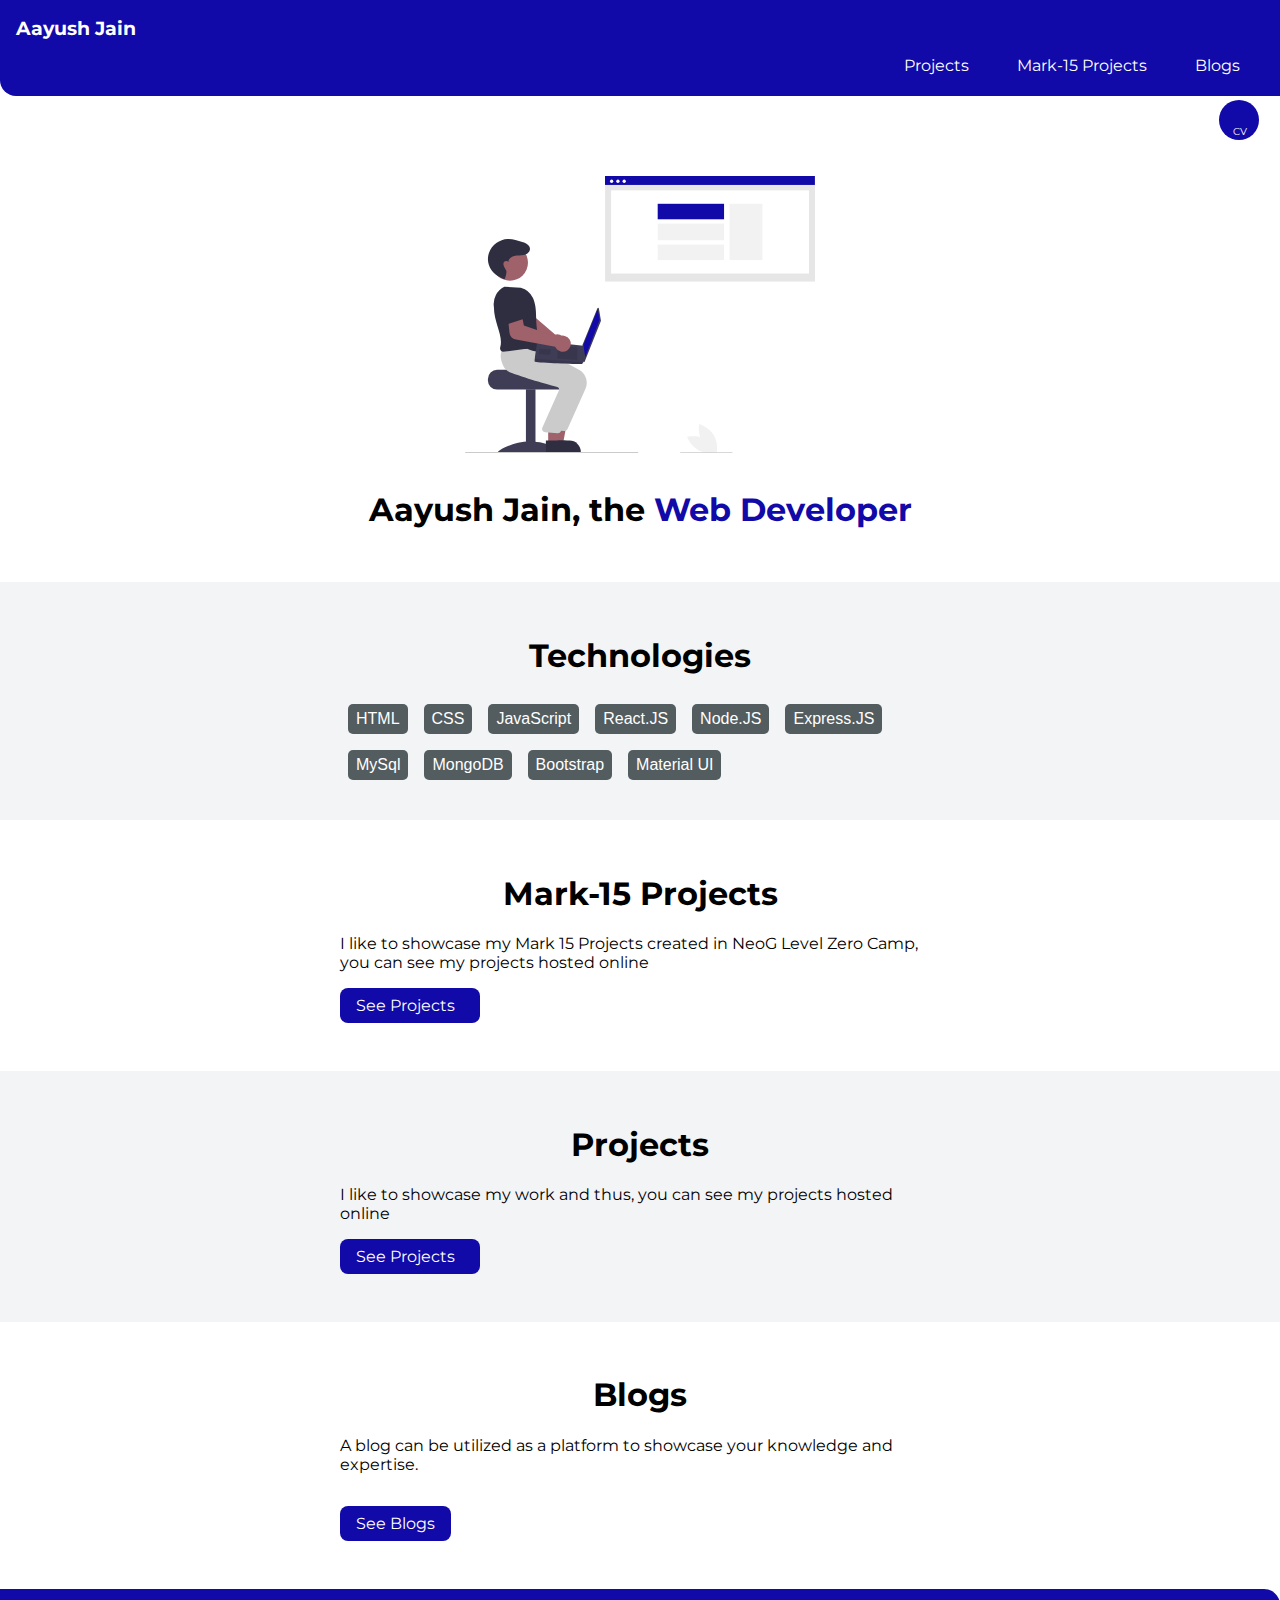
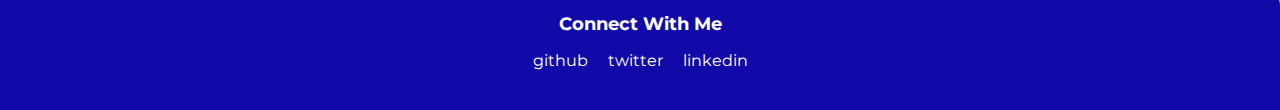
<file: index.html>
<!DOCTYPE html>
<html lang="en">

<head>
    <meta charset="UTF-8">
    <meta http-equiv="X-UA-Compatible" content="IE=edge">
    <meta name="viewport" content="width=device-width, initial-scale=1.0">
    <title>Aayush Jain</title>
    <!-- CSSv file link -->
    <link rel="stylesheet" href="style.css">

    <!-- /fontawsome -->
    <link rel="stylesheet" href="https://cdnjs.cloudflare.com/ajax/libs/font-awesome/5.15.3/css/all.min.css"
        integrity="sha512-iBBXm8fW90+nuLcSKlbmrPcLa0OT92xO1BIsZ+ywDWZCvqsWgccV3gFoRBv0z+8dLJgyAHIhR35VZc2oM/gI1w=="
        crossorigin="anonymous" />
    <!-- googlefont -->

</head>

<body>
    <nav class="navigation container">
        <div class="nav-brand"><a href="/">Aayush Jain</a></div>
        <ul class="list-non-bullet nav-pills">
            <li class="list-item-inline">
                <a class="link" href="project.html">Projects</a>
            </li>
            <li class="list-item-inline">
                <a class="link" href="/mark15.html">Mark-15 Projects</a>
            </li>
            <li class="list-item-inline">
                <a class="link" href="/blogs.html">Blogs</a>
            </li>
        </ul>
       <div class="resume_download"><a href="/Aayush_jain_2021.pdf"><i class="fas fa-file-download" style="padding: 0.3rem;"></i></a></div>
    </nav>

    <header class="hero">
        <img class="hero-img" src="image/heading1.svg" />
        <h1 class="hero-heading">Aayush Jain, the <span class="heading-inverted"> Web Developer</span></h1>
    </header>

    <section class="section ow">
        <div class="container container-center">
            <h1>Technologies</h1>
            <div class="skill_container">
                <button class="btn"> HTML</button>
                <button class="btn"> CSS</button>
                <button class="btn"> JavaScript</button>
                <button class="btn">React.JS</button>
                <button class="btn">Node.JS</button>
                <button class="btn">Express.JS</button>
                <button class="btn">MySql</button>
                <button class="btn">MongoDB</button>
                <button class="btn">Bootstrap</button>
                <button class="btn">Material UI</button>
            </div>
        </div>
    </section>
        <section class="section ">
        <div class="container container-center">
            <h1>Mark-15 Projects</h1>
            <p>I like to showcase my Mark 15 Projects created in NeoG Level Zero Camp, you can see my projects hosted online</p>
            <a class="link link-primary" href="/mark15.html">See Projects</a>
        </div>
    </section>

    <section class="section ow">
        <div class="container container-center">
            <h1>Projects</h1>
            <p>I like to showcase my work and thus, you can see my projects hosted online</p>
            <a class="link link-primary" href="/project.html">See Projects</a>
        </div>
    </section>
    <section class="section ">
        <div class="container container-center">
            <h1>Blogs</h1>
            <p>A blog can be utilized as a platform to showcase your knowledge and expertise.</p>
            <div class="skill_container">
                <a class="link link-primary" href="/blogs.html">See Blogs</a>
            </div>
        </div>
    </section>

    <footer class="footer">
        <div class="footer-header">Connect With Me</div>
        <ul class="social-links list-non-bullet">
            <li class="list-item-inline">
                <a class="link" href="https://github.com/Aayushjain-code" target="_blank">
                    <i class="fab fa-github"></i> github
                </a>
            </li>
            <li class="list-item-inline">
                <a class="link" href="https://twitter.com/the_aayush_jain" target="_blank">
                    <i class="fab fa-twitter"></i> twitter
                </a>
            </li>
            <li class="list-item-inline">
                <a class="link" href="https://www.linkedin.com/in/aayush-jain-code/" target="_blank">
                    <i class="fab fa-linkedin"></i> linkedin
                </a>
            </li>

        </ul>
    </footer>


</body>

</html>
</file>
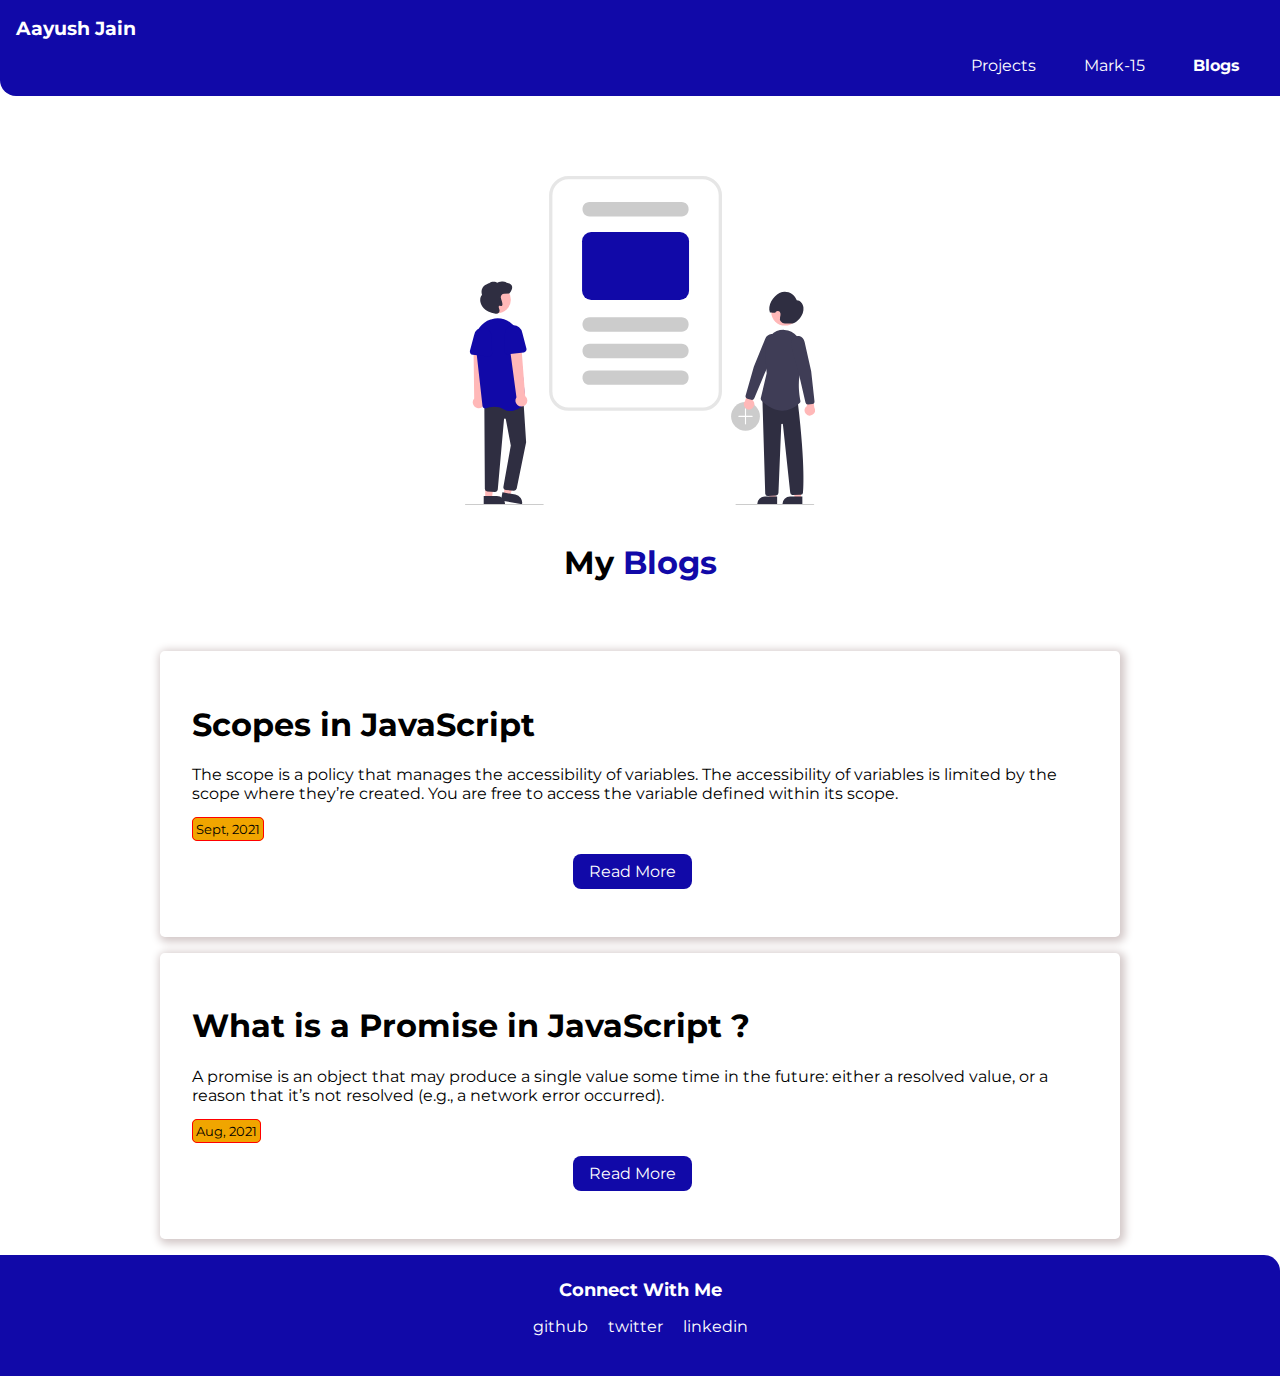
<file: blogs.html>
<!DOCTYPE html>
<html lang="en">

<head>
    <meta charset="UTF-8">
    <meta http-equiv="X-UA-Compatible" content="IE=edge">
    <meta name="viewport" content="width=device-width, initial-scale=1.0">
    <title>Aayush Jain</title>
    <link rel="stylesheet" href="style.css">

    <link rel="stylesheet" href="https://cdnjs.cloudflare.com/ajax/libs/font-awesome/5.15.3/css/all.min.css"
    integrity="sha512-iBBXm8fW90+nuLcSKlbmrPcLa0OT92xO1BIsZ+ywDWZCvqsWgccV3gFoRBv0z+8dLJgyAHIhR35VZc2oM/gI1w=="
    crossorigin="anonymous" />

</head>

<body>
    <nav class="navigation container">
        <div class="nav-brand"><a href="/">Aayush Jain</a></div>
        <ul class="list-non-bullet nav-pills">
            <li class="list-item-inline">
                <a class="link" href="/project.html">Projects</a>
            </li>
            <li class="list-item-inline">
                <a class="link" href="/mark15.html">Mark-15</a>
            </li>
            <li class="list-item-inline">
                <a class="link link-active" href="/blogs.html">Blogs</a>
            </li>
        </ul>
    </nav>
    <header class="hero">
        <img class="hero-img" src="image/heading2.svg" />
        <h1 class="hero-heading"> My <span class="heading-inverted"> Blogs</span></h1>
    </header>
    <!-- <header class="hero">
        <h1 class="hero-heading"> My <span class="heading-inverted"> Blogs</span></h1>
    </header> -->

    <ul class="list-non-bullet">
        <li>
            <article class="showcase-list container ">
                <h1>Scopes in JavaScript</h1>
                <p>The scope is a policy that manages the accessibility of variables. The accessibility of variables is limited by the
                scope where they’re created. You are free to access the variable defined within its scope.</p>
            <small>Sept, 2021</small>        
            <div class="btn_container">
                <a class="link link-primary" href="https://dev.to/aayushjaincode/scopes-in-javascript-49fi">Read More</a>
            </div>
            </article>
            
        </li>
        <li>
            <article class="showcase-list container ">
                <h1>What is a Promise in JavaScript ?</h1>
                <p>A promise is an object that may produce a single value some time in the future: either a resolved value, or a reason
                that it’s not resolved (e.g., a network error occurred).</p>
            <small>Aug, 2021</small>
            <div class="btn_container">
                <a class="link link-primary" href="https://dev.to/aayushjaincode/what-is-a-promise-javascript-14lb">Read More</a>
            </div>
            </article>
            
        </li>

    </ul>

    <footer class="footer">
        <div class="footer-header">Connect With Me</div>
        <ul class="social-links list-non-bullet">
            <li class="list-item-inline">
                <a class="link" href="https://github.com/Aayushjain-code">
                    <i class="fab fa-github"></i> github
                </a>
            </li>
            <li class="list-item-inline">
                <a class="link" href="https://twitter.com/the_aayush_jain">
                    <i class="fab fa-twitter"></i> twitter
                </a>
            </li>
            <li class="list-item-inline">
                <a class="link" href="https://www.linkedin.com/in/aayush-jain-code/">
                    <i class="fab fa-linkedin"></i> linkedin
                </a>
            </li>

        </ul>
    </footer>


</body>

</html>
</file>
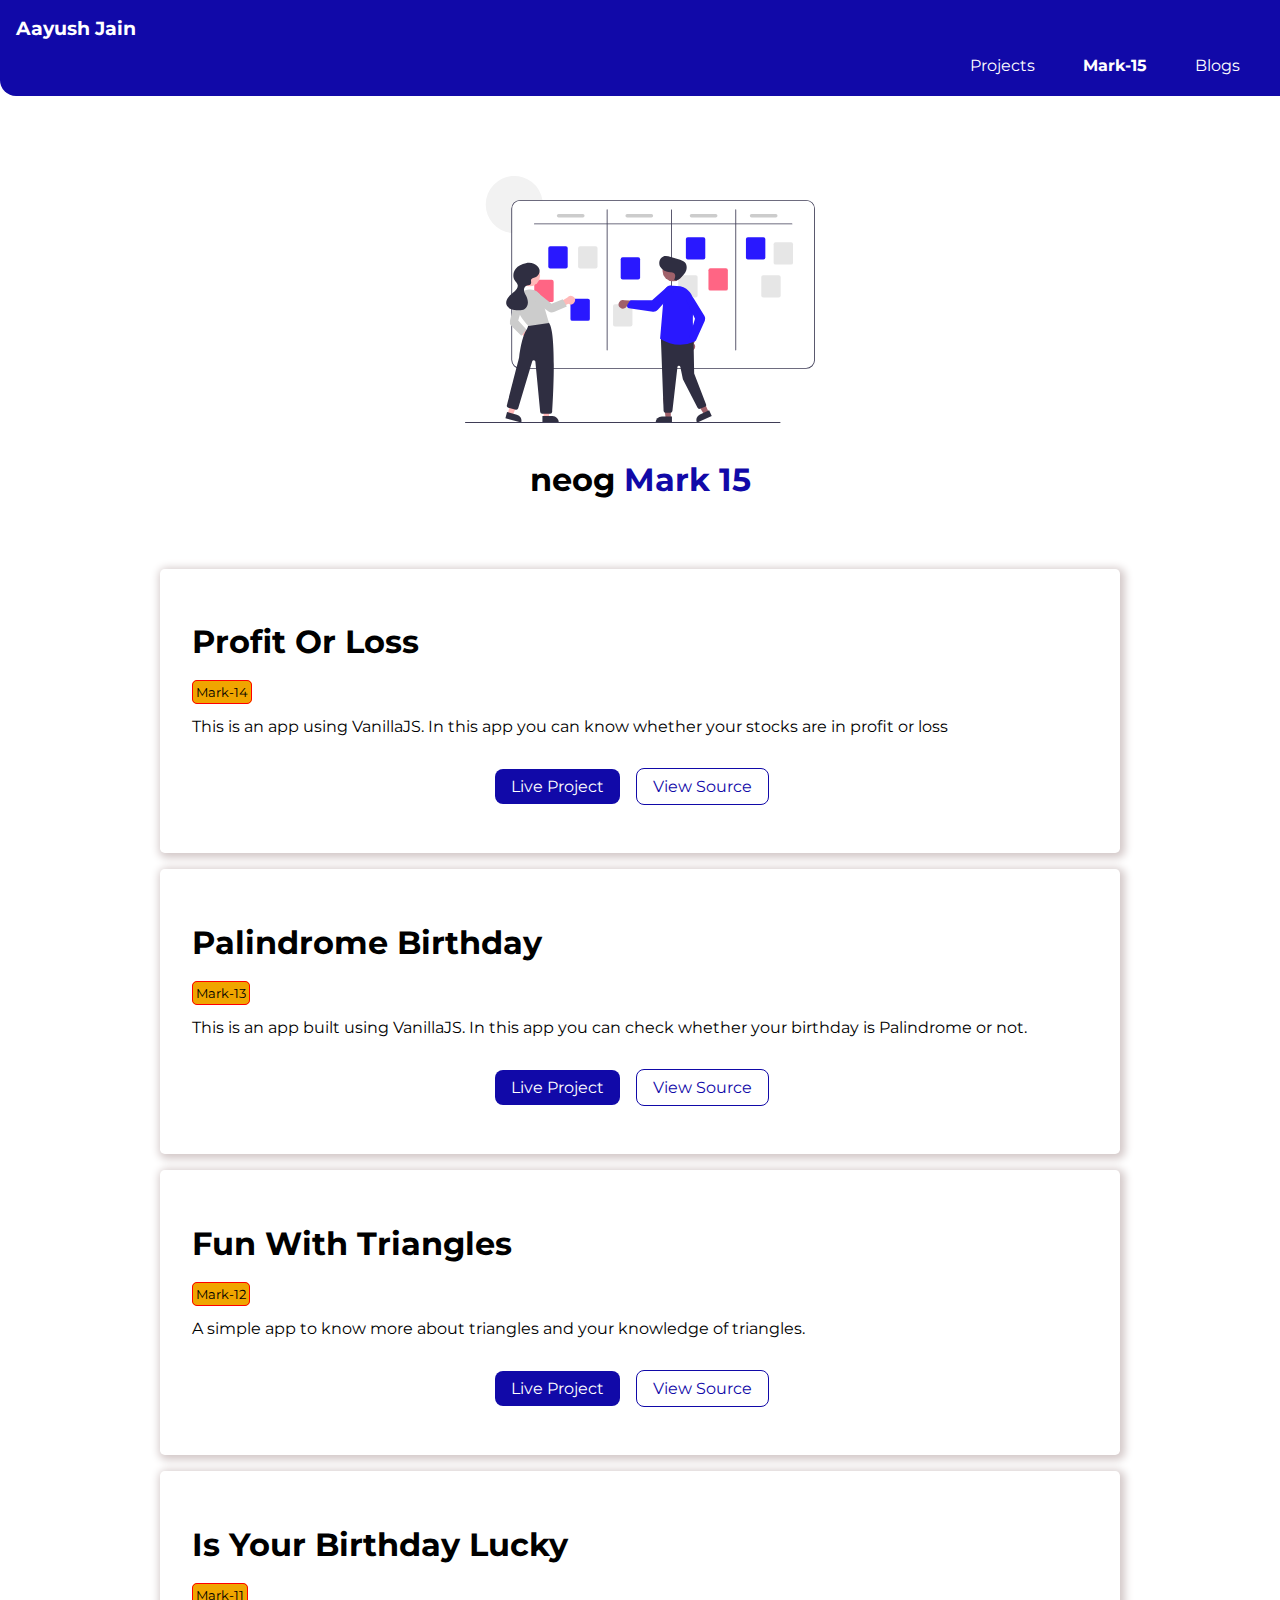
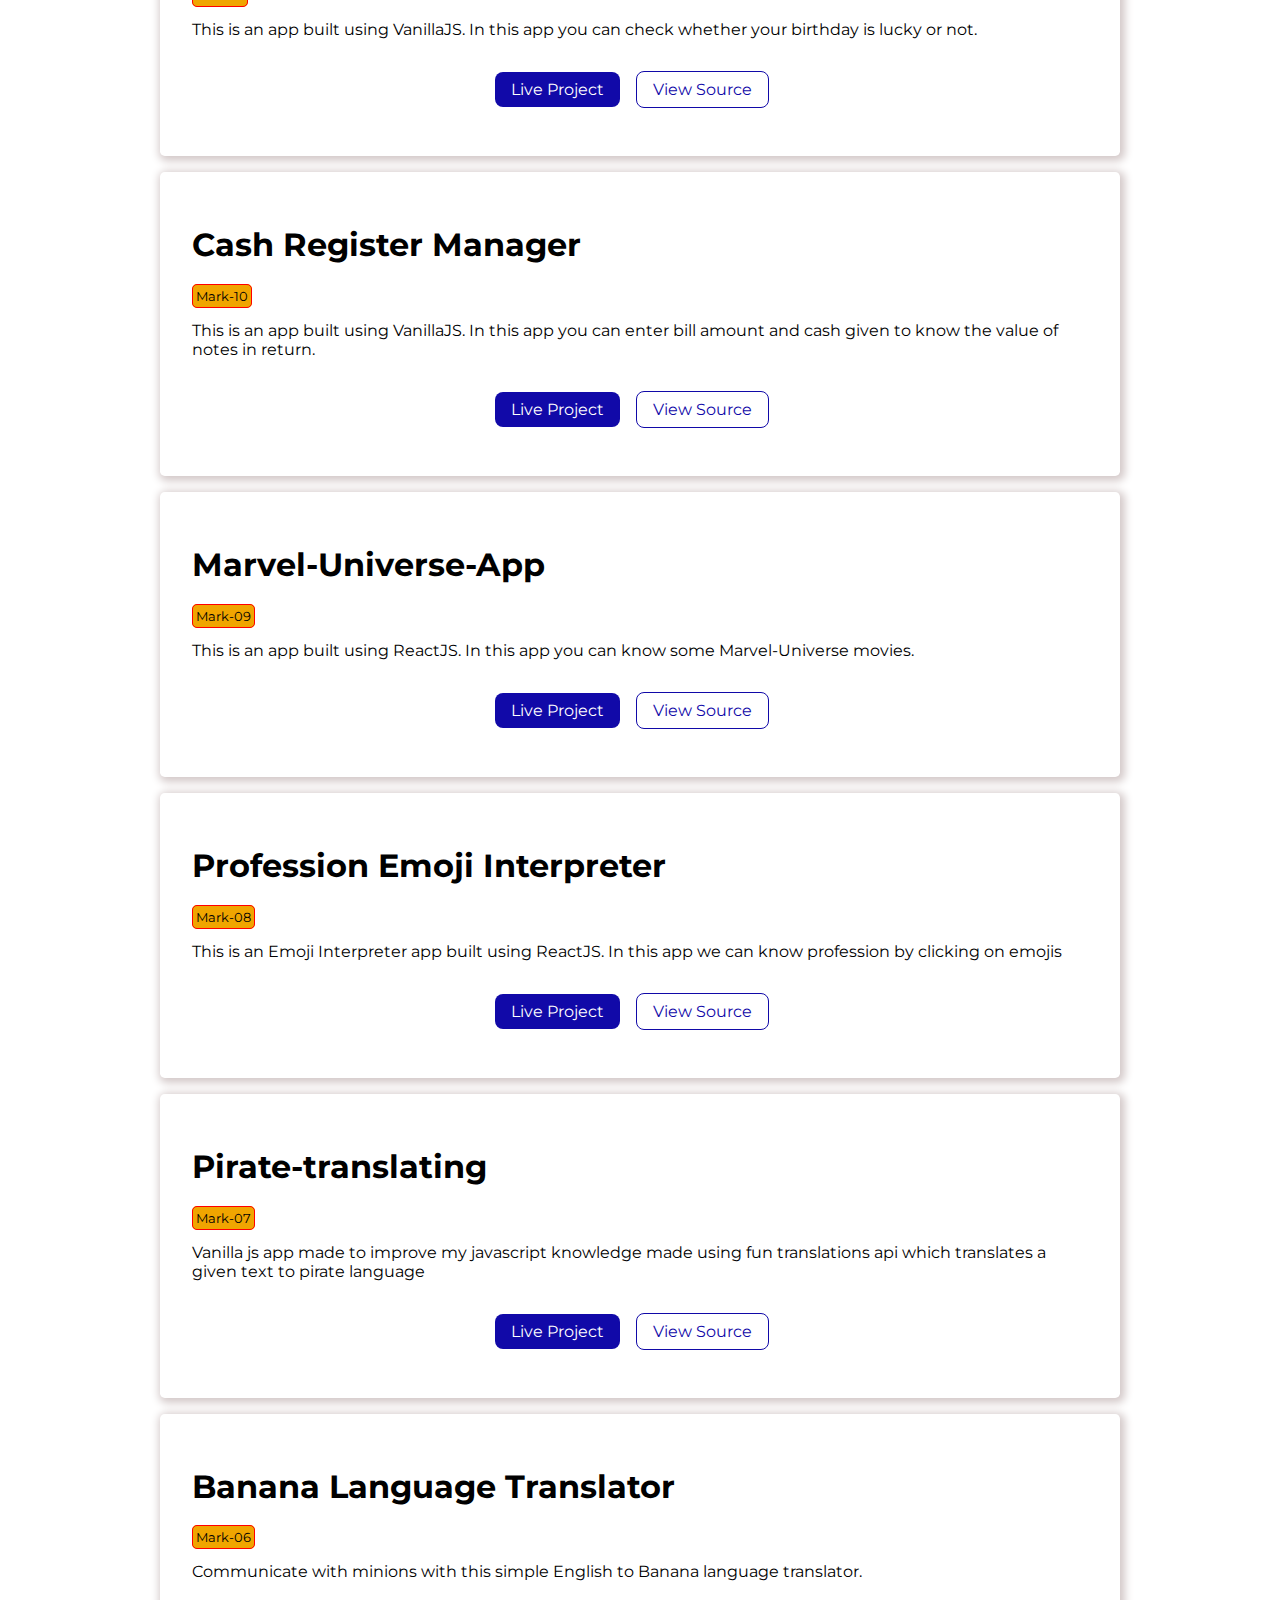
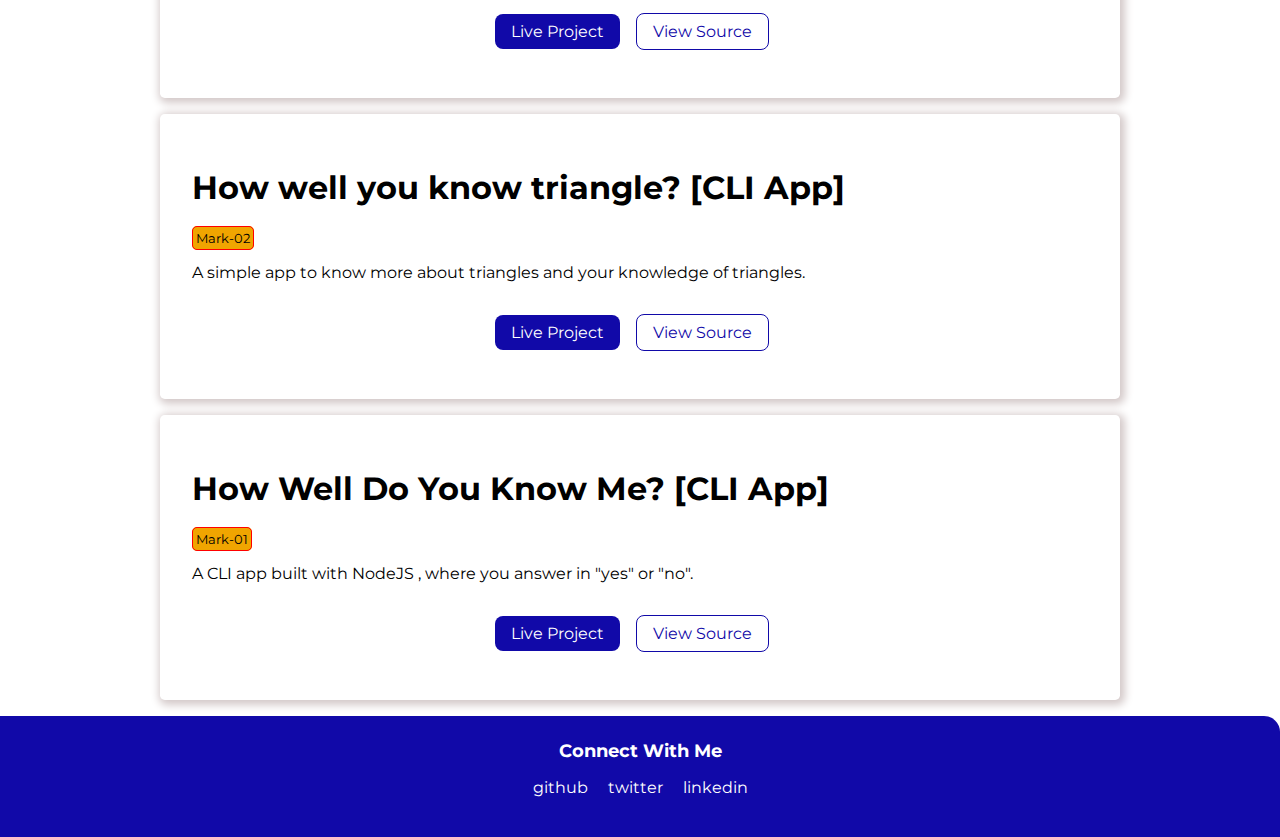
<file: mark15.html>
<!DOCTYPE html>
<html lang="en">

<head>
    <meta charset="UTF-8">
    <meta http-equiv="X-UA-Compatible" content="IE=edge">
    <meta name="viewport" content="width=device-width, initial-scale=1.0">
    <title>Aayush Jain</title>
    <!-- CSSv file link -->
    <link rel="stylesheet" href="style.css">

    <link rel="stylesheet" href="https://cdnjs.cloudflare.com/ajax/libs/font-awesome/5.15.3/css/all.min.css"
        integrity="sha512-iBBXm8fW90+nuLcSKlbmrPcLa0OT92xO1BIsZ+ywDWZCvqsWgccV3gFoRBv0z+8dLJgyAHIhR35VZc2oM/gI1w=="
        crossorigin="anonymous" />


</head>

<body>
    <nav class="navigation container">
        <div class="nav-brand"><a href="/">Aayush Jain</a></div>
        <ul class="list-non-bullet nav-pills">
            <li class="list-item-inline">
                <a class="link " href="/project.html">Projects</a>
            </li>
            <li class="list-item-inline">
                <a class="link link-active" href="/mark15.html">Mark-15</a>
            </li>
            <li class="list-item-inline">
                <a class="link" href="/blogs.html">Blogs</a>
            </li>
        </ul>
    </nav>
    <header class="hero">
        <img class="hero-img" src="image/undraw_Scrum_board_re_wk7v.svg" />
        <h1 class="hero-heading">neog <span class="heading-inverted">Mark 15</span></h1>
    </header>


    <ul class="list-non-bullet">
        
              <li>
                <article class="showcase-list container ">
                    <h1>Profit Or Loss</h1>
                    <small>Mark-14</small>
                    <p>This is an app using VanillaJS. In this app you can know whether your stocks are in profit or loss</p>
                    <div class="btn_container">
                        <a class="link link-primary" href="https://profit-loss-mark15.netlify.app/" target="_blank">Live Project</a>
                        <a class="link link-secondary" href="https://github.com/Aayushjain-code/profit-lossofstock" target="_blank">View
                            Source</a>
                    </div>
                </article>
            </li>

        
        
             <li>
                <article class="showcase-list container ">
                    <h1>Palindrome Birthday</h1>
                    <small>Mark-13</small>
                    <p>This is an app built using VanillaJS. In this app you can check whether your birthday is Palindrome or not.</p>
                    <div class="btn_container">
                        <a class="link link-primary"
                            href="https://is-your-birthday-a-pallindrome.netlify.app/" target="_blank">Live Project</a>
                        <a class="link link-secondary"
                            href="https://github.com/Aayushjain-code/Is-Your-Birthday-a-Palindrome" target="_blank">View Source</a>
                    </div>
                </article>
            </li>
        
        
         <li>
            <article class="showcase-list container ">
                <h1>Fun With Triangles</h1>
                <small>Mark-12</small>
                <p>A simple app to know more about triangles and your knowledge of triangles.</p>
                <div class="btn_container">
                    <a class="link link-primary" href="https://fun-with-triangles-mark15.netlify.app/" target="_blank">Live Project</a>
                    <a class="link link-secondary" href="https://github.com/Aayushjain-code/Funwithtriangle" target="_blank">View
                        Source</a>
                </div>
            </article>

        </li>
       
        
         <li>
            <article class="showcase-list container ">
                <h1>Is Your Birthday Lucky</h1>
                <small>Mark-11</small>
                <p>This is an app built using VanillaJS. In this app you can check whether your birthday is lucky or not.</p>
                <div class="btn_container">
                    <a class="link link-primary" href="https://is-your-birthday-lucky-mark15.netlify.app/" target="_blank" >Live Project</a>
                    <a class="link link-secondary" href="https://github.com/Aayushjain-code/Is-your-Birthday-Lucky-"target="_blank" >View
                        Source</a>
                </div>
            </article>
        </li>

        
        <li>
            <article class="showcase-list container ">
                <h1>Cash Register Manager</h1>
                <small>Mark-10</small>
                <p>This is an app built using VanillaJS. In this app you can enter bill amount and cash given to know the value of notes in
                return.</p>
                <div class="btn_container">
                    <a class="link link-primary" href="https://cash-register-mark15.netlify.app/" target="_blank" >Live Project</a>
                    <a class="link link-secondary" href="https://github.com/Aayushjain-code/Cash-register" target="_blank" >View
                        Source</a>
                </div>
            </article>
        
        </li>


        
        
        <li>
            <article class="showcase-list container ">
                <h1>Marvel-Universe-App</h1>
                <small>Mark-09</small>
                <p>This is an app built using ReactJS. In this app you can know some Marvel-Universe movies.</p>
                <div class="btn_container">
                    <a class="link link-primary" href="https://wbmrv.csb.app/" target="_blank" >Live Project</a>
                    <a class="link link-secondary" href="https://github.com/Aayushjain-code/Marvel-Universe-App" target="_blank" >View Source</a>
                </div>
            </article>
        
        </li>
        
        <li>
            <article class="showcase-list container ">
                <h1>Profession Emoji Interpreter</h1>
                <small>Mark-08</small>
                <p>This is an Emoji Interpreter app built using ReactJS. In this app we can know profession by clicking on emojis</p>
                <div class="btn_container">
                    <a class="link link-primary" href="https://csb-q30ct.netlify.app/" target="_blank" >Live Project</a>
                    <a class="link link-secondary" href="https://github.com/Aayushjain-code/Emoji-Interpreter-App" target="_blank" >View Source</a>
                </div>
            </article>

        </li>

        

         <li>
            <article class="showcase-list container ">
                <h1>Pirate-translating</h1>
                <small>Mark-07</small>
                <p>Vanilla js app made to improve my javascript knowledge made using fun translations api which translates a given text to
                pirate language</p>
                <div class="btn_container">
                    <a class="link link-primary" href="https://pirate-speaks-app-mark15.netlify.app/" target="_blank" >Live Project</a>
                    <a class="link link-secondary" href="https://github.com/Aayushjain-code/pirate-translating" target="_blank" >View
                        Source</a>
                </div>
            </article>

        </li>
        
         <li>
            <article class="showcase-list container ">
                <h1>Banana Language Translator</h1>
                <small>Mark-06</small>
                <p>Communicate with minions with this simple English to Banana language translator.</p>
                <div class="btn_container">
                    <a class="link link-primary" href="https://banana-talk-using-api.netlify.app/" target="_blank" >Live Project</a>
                    <a class="link link-secondary" href="https://github.com/Aayushjain-code/banana-talk-javascript" target="_blank" >View
                        Source</a>
                </div>
            </article>
        </li>
        
        
        
        <li>
            <article class="showcase-list container ">
                <h1>How well you know triangle? [CLI App]</h1>
                <small>Mark-02</small>
                <p>A simple app to know more about triangles and your knowledge of triangles.</p>
                <div class="btn_container">
                    <a class="link link-primary" href="https://replit.com/@Aayushjaincode/CLI-App-How-well-you-know-triangle-1?embed=1&output=1#index.js" target="_blank" >Live Project</a>
                    <a class="link link-secondary" href="https://github.com/Aayushjain-code/CLI-App---How-well-you-know-triangle-" target="_blank" >View
                        Source</a>
                </div>
            </article>
        </li>
        
        
        
              <li>
                <article class="showcase-list container ">
                    <h1>How Well Do You Know Me? [CLI App]</h1>
                    <small>Mark-01</small>
                    <p>A CLI app built with NodeJS , where you answer in "yes" or "no".</p>
                    <div class="btn_container">
                        <a class="link link-primary" href="https://replit.com/@Aayushjaincode/How-Much-Do-You-Know-Me?embed=1&output=1#index.js" target="_blank" >Live Project</a>
                        <a class="link link-secondary" href="https://github.com/Aayushjain-code/neogCamp-lesson-1" target="_blank" >View
                            Source</a>
                    </div>
                </article>
              </li>
        
              
    </ul>

    <footer class="footer">
        <div class="footer-header">Connect With Me</div>
        <ul class="social-links list-non-bullet">
            <li class="list-item-inline">
                <a class="link" href="https://github.com/Aayushjain-code" target="_blank" >
                    <i class="fab fa-github"></i> github
                </a>
            </li>
            <li class="list-item-inline">
                <a class="link" href="https://twitter.com/the_aayush_jain" target="_blank" >
                    <i class="fab fa-twitter"></i> twitter
                </a>
            </li>
            <li class="list-item-inline">
                <a class="link" href="https://www.linkedin.com/in/aayush-jain-code/" target="_blank">
                    <i class="fab fa-linkedin"></i> linkedin
                </a>
            </li>
    
        </ol>
    </footer>


</body>

</html>
</file>
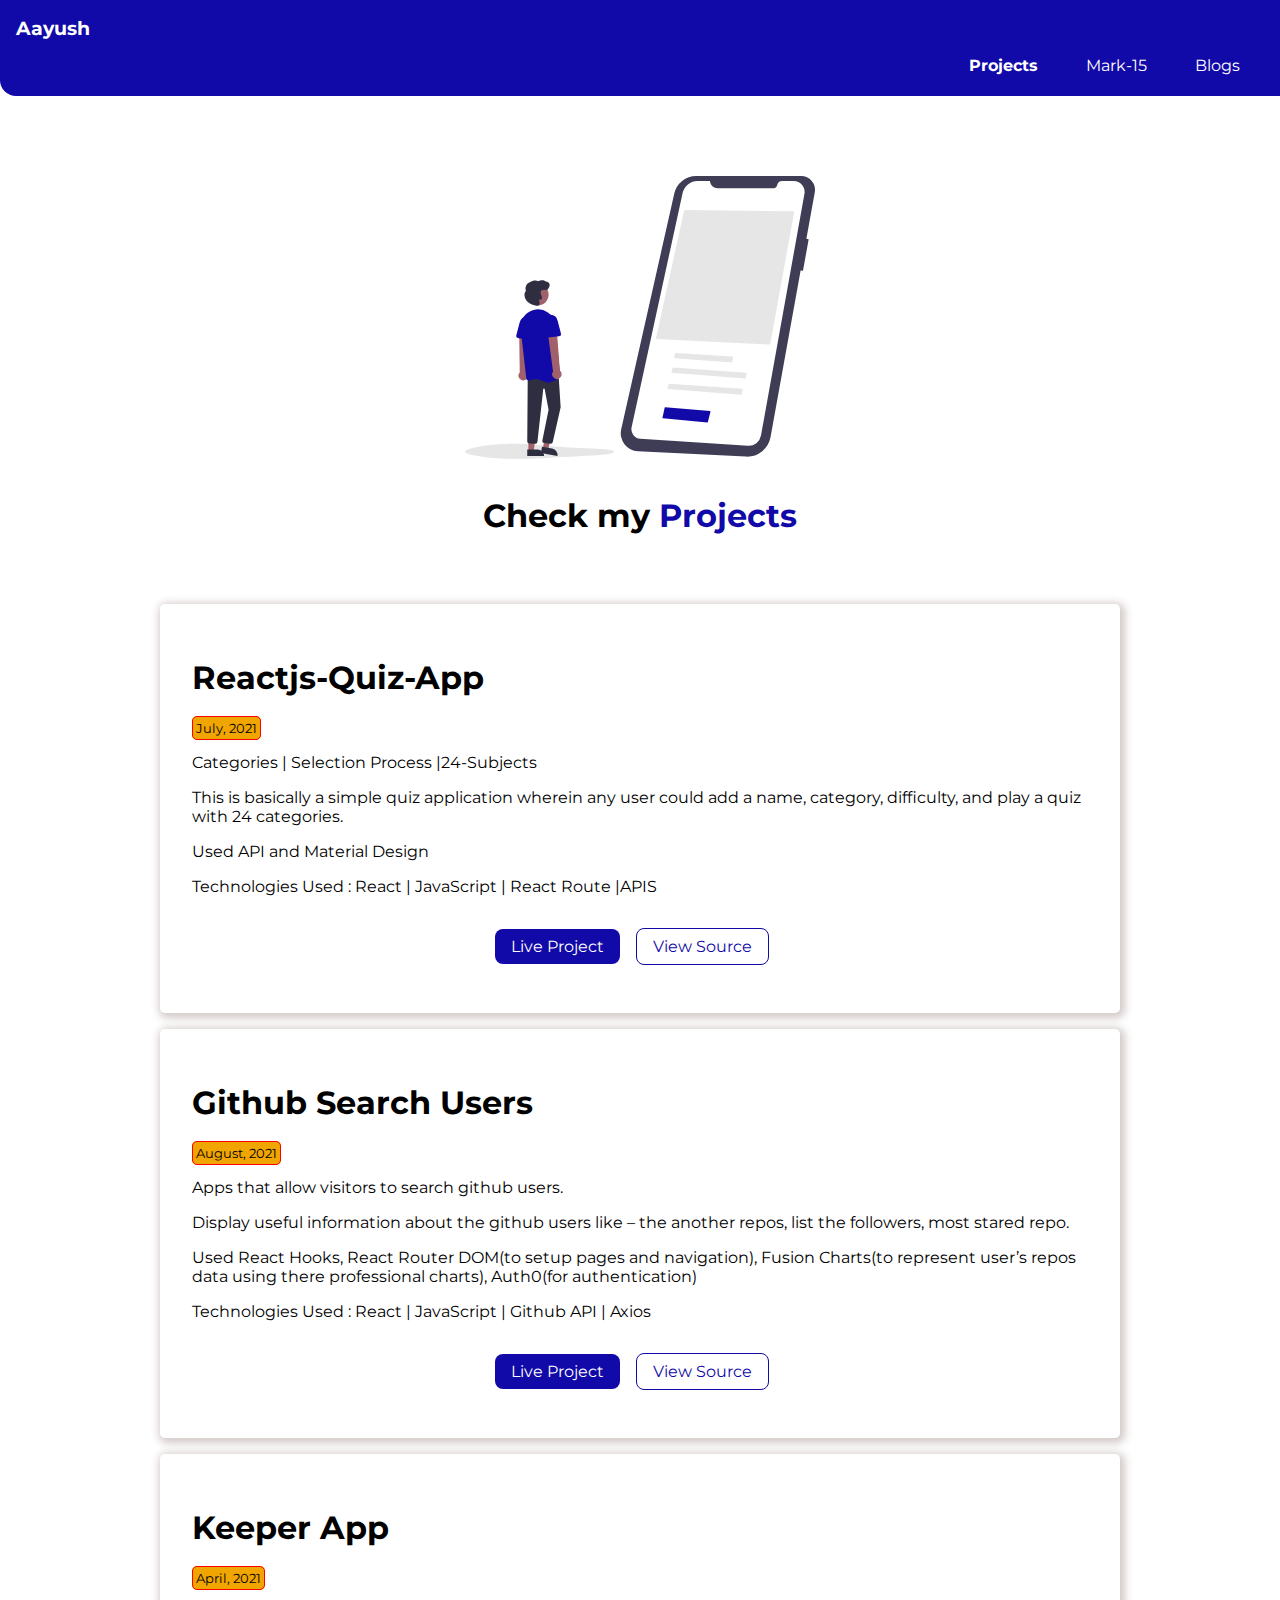
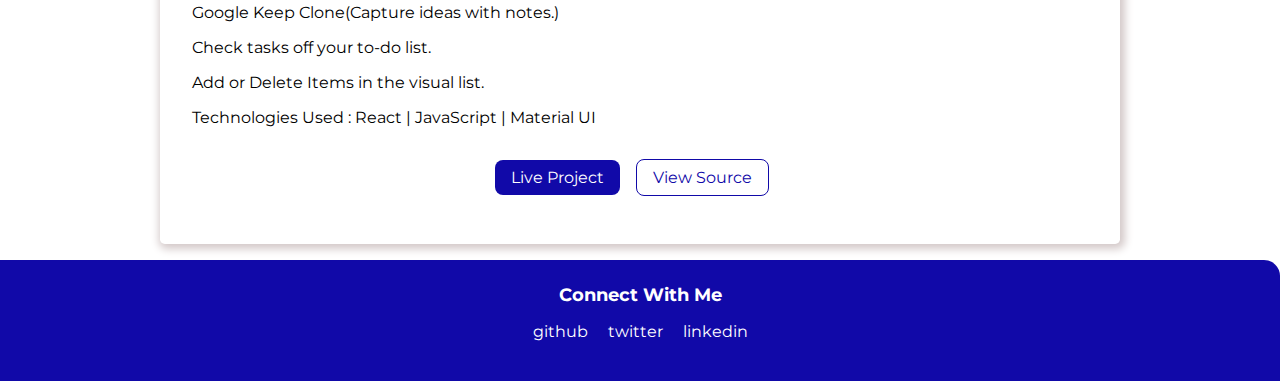
<file: project.html>
<!DOCTYPE html>
<html lang="en">

<head>
	<meta charset="UTF-8">
	<meta http-equiv="X-UA-Compatible" content="IE=edge">
	<meta name="viewport" content="width=device-width, initial-scale=1.0">
	<title>Aayush Jain</title>
	<!-- CSSv file link -->
	<link rel="stylesheet" href="style.css">

	<link rel="stylesheet" href="https://cdnjs.cloudflare.com/ajax/libs/font-awesome/5.15.3/css/all.min.css"
		integrity="sha512-iBBXm8fW90+nuLcSKlbmrPcLa0OT92xO1BIsZ+ywDWZCvqsWgccV3gFoRBv0z+8dLJgyAHIhR35VZc2oM/gI1w=="
		crossorigin="anonymous" />

	<link rel="apple-touch-icon" sizes="180x180" href="/image/apple-touch-icon.png">
	<link rel="icon" type="image/png" sizes="32x32" href="/image/favicon-32x32.png">
	<link rel="icon" type="image/png" sizes="16x16" href="/image/favicon-16x16.png">
	<link rel="manifest" href="/image/site.webmanifest">

</head>

<body>
	<nav class="navigation container">
		<div class="nav-brand"><a href="/">Aayush </a></div>
		<ul class="list-non-bullet nav-pills">

			<li class="list-item-inline">
				<a class="link link-active" href="/project.html">Projects</a>
			</li>
			<li class="list-item-inline">
				<a class="link" href="/mark15.html">Mark-15</a>
			</li>
			<li class="list-item-inline">
				<a class="link" href="/blogs.html">Blogs</a>
			</li>
		</ul>
	</nav>
	<header class="hero">
		<img class="hero-img" src="image/heading3.svg" />
		<h1 class="hero-heading">Check my <span class="heading-inverted"> Projects</span></h1>
	</header>


	<ul class="list-non-bullet">

		<li>
			<article class="showcase-list container ">
				<h1>Reactjs-Quiz-App</h1>
				<small>July, 2021</small>
				<p>Categories | Selection Process |24-Subjects </p>
				<p>This is basically a simple quiz application wherein any user could add a name, category, difficulty, and play a quiz
				with 24 categories.</p>
				<p>Used API and Material Design</p>
				<p>Technologies Used : React | JavaScript | React Route |APIS </p>
				<div class="btn_container">
					<a class="link link-primary" href="https://quiz-app-react-api.netlify.app/">Live Project</a>
					<a class="link link-secondary" href="https://github.com/Aayushjain-code/Reactjs-Quiz-App">View
						Source</a>
				</div>
			</article>
		
		</li>



		<li>
			<article class="showcase-list container ">
				<h1>Github Search Users</h1>
				<small>August, 2021</small>
				<p>Apps that allow visitors to search github users.</p>
				<p>Display useful information about the github users like – the another repos, list the followers, most
					stared repo.</p>
				<p>Used React Hooks, React Router DOM(to setup pages and navigation), Fusion Charts(to represent user’s
					repos data
					using there professional charts), Auth0(for authentication)</p>
				<p>Technologies Used : React | JavaScript | Github API | Axios</p>
				<div class="btn_container">
					<a class="link link-primary" href="https://github-users-info-search.netlify.app/">Live Project</a>
					<a class="link link-secondary" href="https://github.com/Aayushjain-code/Get-Github-Users">View
						Source</a>
				</div>
			</article>

		</li>



		<li>
			<article class="showcase-list container ">
				<h1>Keeper App</h1>
				<small>April, 2021</small>
				<p>Google Keep Clone(Capture ideas with notes.) </p>
				<p>Check tasks off your to-do list. </p>
				<p>Add or Delete Items in the visual list. </p>
				<p>Technologies Used : React | JavaScript | Material UI </p>
				<div class="btn_container">
					<a class="link link-primary" href="https://dekup.csb.app/">Live Project</a>
					<a class="link link-secondary" href="https://github.com/Aayushjain-code/Keeper-app-React-MaterialUI">View
						Source</a>
				</div>
			</article>

		</li>

	</ul>

	<footer class="footer">
		<div class="footer-header">Connect With Me</div>
		<ul class="social-links list-non-bullet">
			<li class="list-item-inline">
				<a class="link" href="https://github.com/Aayushjain-code">
					<i class="fab fa-github"></i> github
				</a>
			</li>
			<li class="list-item-inline">
				<a class="link" href="https://twitter.com/the_aayush_jain">
					<i class="fab fa-twitter"></i> twitter
				</a>
			</li>
			<li class="list-item-inline">
				<a class="link" href="https://www.linkedin.com/in/aayush-jain-code/">
					<i class="fab fa-linkedin"></i> linkedin
				</a>
			</li>
	
		</ul>
	</footer>

</body>

</html>
</file>
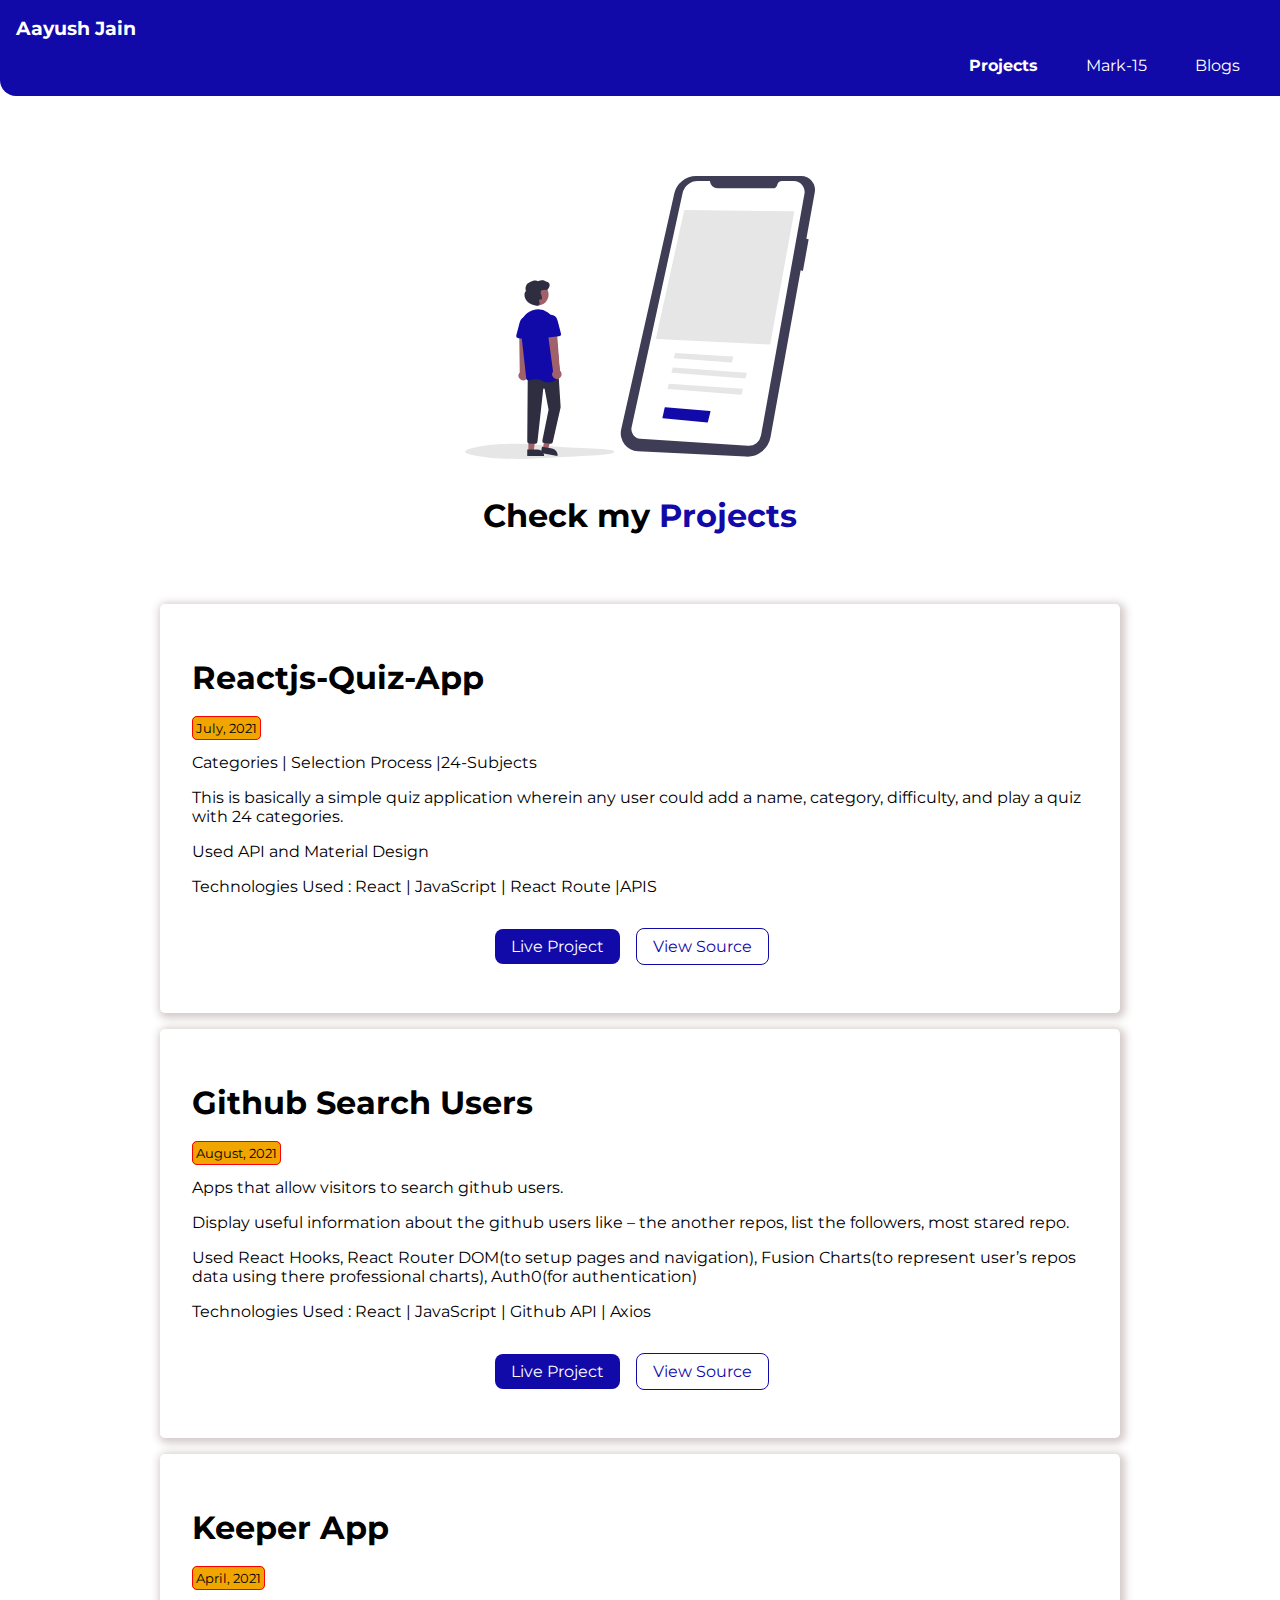
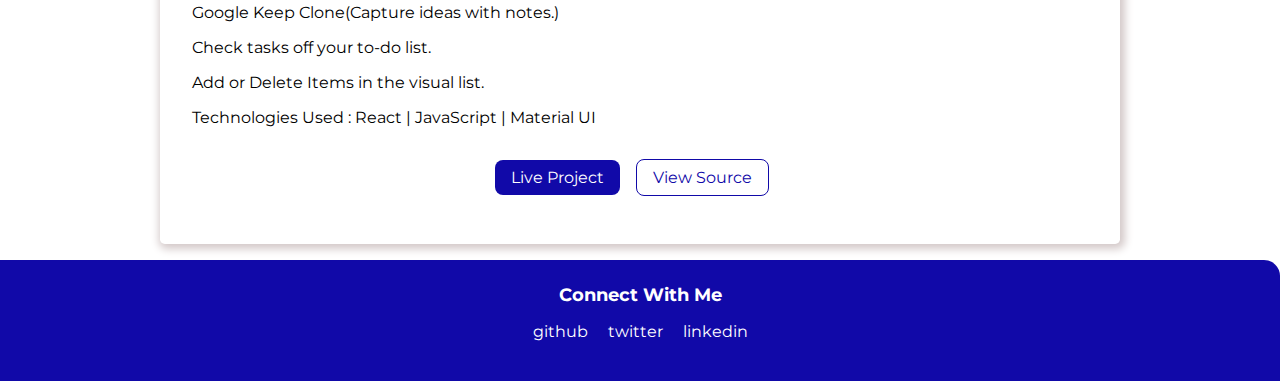
<file: projects.html>
<!DOCTYPE html>
<html lang="en">

<head>
	<meta charset="UTF-8">
	<meta http-equiv="X-UA-Compatible" content="IE=edge">
	<meta name="viewport" content="width=device-width, initial-scale=1.0">
	<title>Aayush Jain</title>
	<!-- CSSv file link -->
	<link rel="stylesheet" href="style.css">

	<link rel="stylesheet" href="https://cdnjs.cloudflare.com/ajax/libs/font-awesome/5.15.3/css/all.min.css"
		integrity="sha512-iBBXm8fW90+nuLcSKlbmrPcLa0OT92xO1BIsZ+ywDWZCvqsWgccV3gFoRBv0z+8dLJgyAHIhR35VZc2oM/gI1w=="
		crossorigin="anonymous" />


</head>

<body>
	<nav class="navigation container">
		<div class="nav-brand"><a href="/">Aayush Jain</a></div>
		<ul class="list-non-bullet nav-pills">

			<li class="list-item-inline">
				<a class="link link-active" href="/project.html">Projects</a>
			</li>
			<li class="list-item-inline">
				<a class="link" href="/mark15.html">Mark-15</a>
			</li>
			<li class="list-item-inline">
				<a class="link" href="/blogs.html">Blogs</a>
			</li>
		</ul>
	</nav>
	<header class="hero">
		<img class="hero-img" src="image/heading3.svg" />
		<h1 class="hero-heading">Check my <span class="heading-inverted"> Projects</span></h1>
	</header>


	<ul class="list-non-bullet">

		<li>
			<article class="showcase-list container ">
				<h1>Reactjs-Quiz-App</h1>
				<small>July, 2021</small>
				<p>Categories | Selection Process |24-Subjects </p>
				<p>This is basically a simple quiz application wherein any user could add a name, category, difficulty, and play a quiz
				with 24 categories.</p>
				<p>Used API and Material Design</p>
				<p>Technologies Used : React | JavaScript | React Route |APIS </p>
				<div class="btn_container">
					<a class="link link-primary" href="https://quiz-app-react-api.netlify.app/">Live Project</a>
					<a class="link link-secondary" href="https://github.com/Aayushjain-code/Reactjs-Quiz-App">View
						Source</a>
				</div>
			</article>
		
		</li>



		<li>
			<article class="showcase-list container ">
				<h1>Github Search Users</h1>
				<small>August, 2021</small>
				<p>Apps that allow visitors to search github users.</p>
				<p>Display useful information about the github users like – the another repos, list the followers, most
					stared repo.</p>
				<p>Used React Hooks, React Router DOM(to setup pages and navigation), Fusion Charts(to represent user’s
					repos data
					using there professional charts), Auth0(for authentication)</p>
				<p>Technologies Used : React | JavaScript | Github API | Axios</p>
				<div class="btn_container">
					<a class="link link-primary" href="https://github-users-info-search.netlify.app/">Live Project</a>
					<a class="link link-secondary" href="https://github.com/Aayushjain-code/Get-Github-Users">View
						Source</a>
				</div>
			</article>

		</li>



		<li>
			<article class="showcase-list container ">
				<h1>Keeper App</h1>
				<small>April, 2021</small>
				<p>Google Keep Clone(Capture ideas with notes.) </p>
				<p>Check tasks off your to-do list. </p>
				<p>Add or Delete Items in the visual list. </p>
				<p>Technologies Used : React | JavaScript | Material UI </p>
				<div class="btn_container">
					<a class="link link-primary" href="https://dekup.csb.app/">Live Project</a>
					<a class="link link-secondary" href="https://github.com/Aayushjain-code/Keeper-app-React-MaterialUI">View
						Source</a>
				</div>
			</article>

		</li>

	</ul>

	<footer class="footer">
		<div class="footer-header">Connect With Me</div>
		<ul class="social-links list-non-bullet">
			<li class="list-item-inline">
				<a class="link" href="https://github.com/Aayushjain-code">
					<i class="fab fa-github"></i> github
				</a>
			</li>
			<li class="list-item-inline">
				<a class="link" href="https://twitter.com/the_aayush_jain">
					<i class="fab fa-twitter"></i> twitter
				</a>
			</li>
			<li class="list-item-inline">
				<a class="link" href="https://www.linkedin.com/in/aayush-jain-code/">
					<i class="fab fa-linkedin"></i> linkedin
				</a>
			</li>
	
		</ul>
	</footer>

</body>

</html>
</file>
<file: style.css>
@import url("https://fonts.googleapis.com/css2?family=Montserrat:wght@400;700&display=swap");

:root {
  --primary-color: #1109a8;
  --off-white: #f3f4f6;
  --dark-gray: #000;
}

body {
  font-family: "Montserrat", sans-serif;
  margin: 0px;
}

small{
  background-color: #F0A500;
  padding:3px;
  border: 1px solid red;
  border-radius: 5px;
}
hr {
  margin: 2rem 0rem;
}

/** spaces **/

.margin-md {
  margin: 2rem;
}

/** container **/
.container {
  padding: 0rem 1rem;
}

.container-center {
  max-width: 600px;
  margin: auto;
}

.resume_download {
  height: 2.5rem;
  width: 2.5rem;
  position: absolute;
  right: 1.3rem;
  top: 100px;
  border-radius: 50%;
  text-align: center;
  background: var(--primary-color);
  font-size: 1.2rem;
  cursor: pointer;
}
.resume_download::after {
  content: "CV";
  font-size: 0.6rem;
  content: "CV";
  position: absolute;
  top: 26px;
  left: 14px;
}
.resume_download a {
  color: white;
}
/** links **/
.link {
  box-sizing: border-box;
  text-decoration: none;
  padding: 0.5rem 1rem;
}

.link-primary {
  background-color: var(--primary-color);
  border-radius: 0.5rem;
  color: white;
  display: block;
  max-width: 140px;
  margin: 1rem 1rem 1rem 0rem;
}
.link-primary:hover {
  background-color: #000000;
}

.link-secondary {
  color: var(--primary-color);
  border-radius: 0.5rem;
  border: 1px solid var(--primary-color);
  display: block;
  max-width: 140px;
  margin: 1rem 1rem 1rem 0rem;
}

.link-secondary:hover {
  background-color: rgb(240, 235, 235);
}

/** lists **/

.list-non-bullet {
  list-style: none;
  padding-inline-start: 0px;
}

.list-item-inline {
  display: inline;
  padding: 0rem 0.5rem;
}

/** navigation **/

.navigation {
  background-color: var(--primary-color);
  color: white;
  padding: 1rem 1rem 0 1rem;
  border-bottom-left-radius: 1rem;
  height: 80px;
}

.navigation .nav-brand {
  font-weight: bold;
}

.nav-brand a {
  text-decoration: none;
  color: inherit;
  font-size: 1.2rem;
}

.navigation .nav-pills {
  display: flex;
  justify-content: flex-end;
  align-items: center;
}

.navigation .link {
  color: white;
}

.navigation .link-active {
  font-weight: bold;
}

/** header **/

.hero {
  padding: 2rem;
  padding-top: 5rem;
}

.hero .hero-img {
  max-width: 80%;
  width: 350px;
  display: block;
  margin: auto;
}

.hero .hero-heading {
  text-align: center;
  padding-top: 1rem;
  color: var(--dark-gray);
}

.hero .hero-heading .heading-inverted {
  color: var(--primary-color);
}

/** sections **/

.section {
  padding: 2rem;
}

.section h1 {
  text-align: center;
}

.ow {
  background-color: var(--off-white);
}

.skill_container {
  display: flex;
  flex-direction: row;
  flex-wrap: wrap;
  justify-content: flex-start;
  align-items: center;
  
}

/** footers **/

.footer {
  background-color: var(--primary-color);
  padding: 1.5rem 1rem;
  text-align: center;
  color: white;
  border-top-right-radius: 1rem;
}

.footer .link {
  color: white;
  padding: 0 !important;
}

.footer .footer-header {
  font-weight: bold;
  font-size: large;
}

.footer ul {
  padding-inline-start: 0px;
}

/** projects **/
.showcase-list {
  border-radius: 0.3rem;
  margin: 1rem auto;
  box-shadow: 2px 2px 8px 3px #d3c8c8;
  padding: 2rem;
  width: 70%;
  max-width: 900px;
}

/** blogs **/
.showcase-blog {
  padding-bottom: 6rem;
}

/* for button in Skills */
.btn {
  background-color: #535c5f;
  border: none;
  color: white;
  padding: 6px 8px;
  font-size: 16px;
  cursor: pointer;
  border-radius: 5px;
  margin: 0.5rem;
}

.btn_container {
  display: flex;
  align-items: center;
  justify-content: center;
  flex-wrap: wrap;
}
</file>
